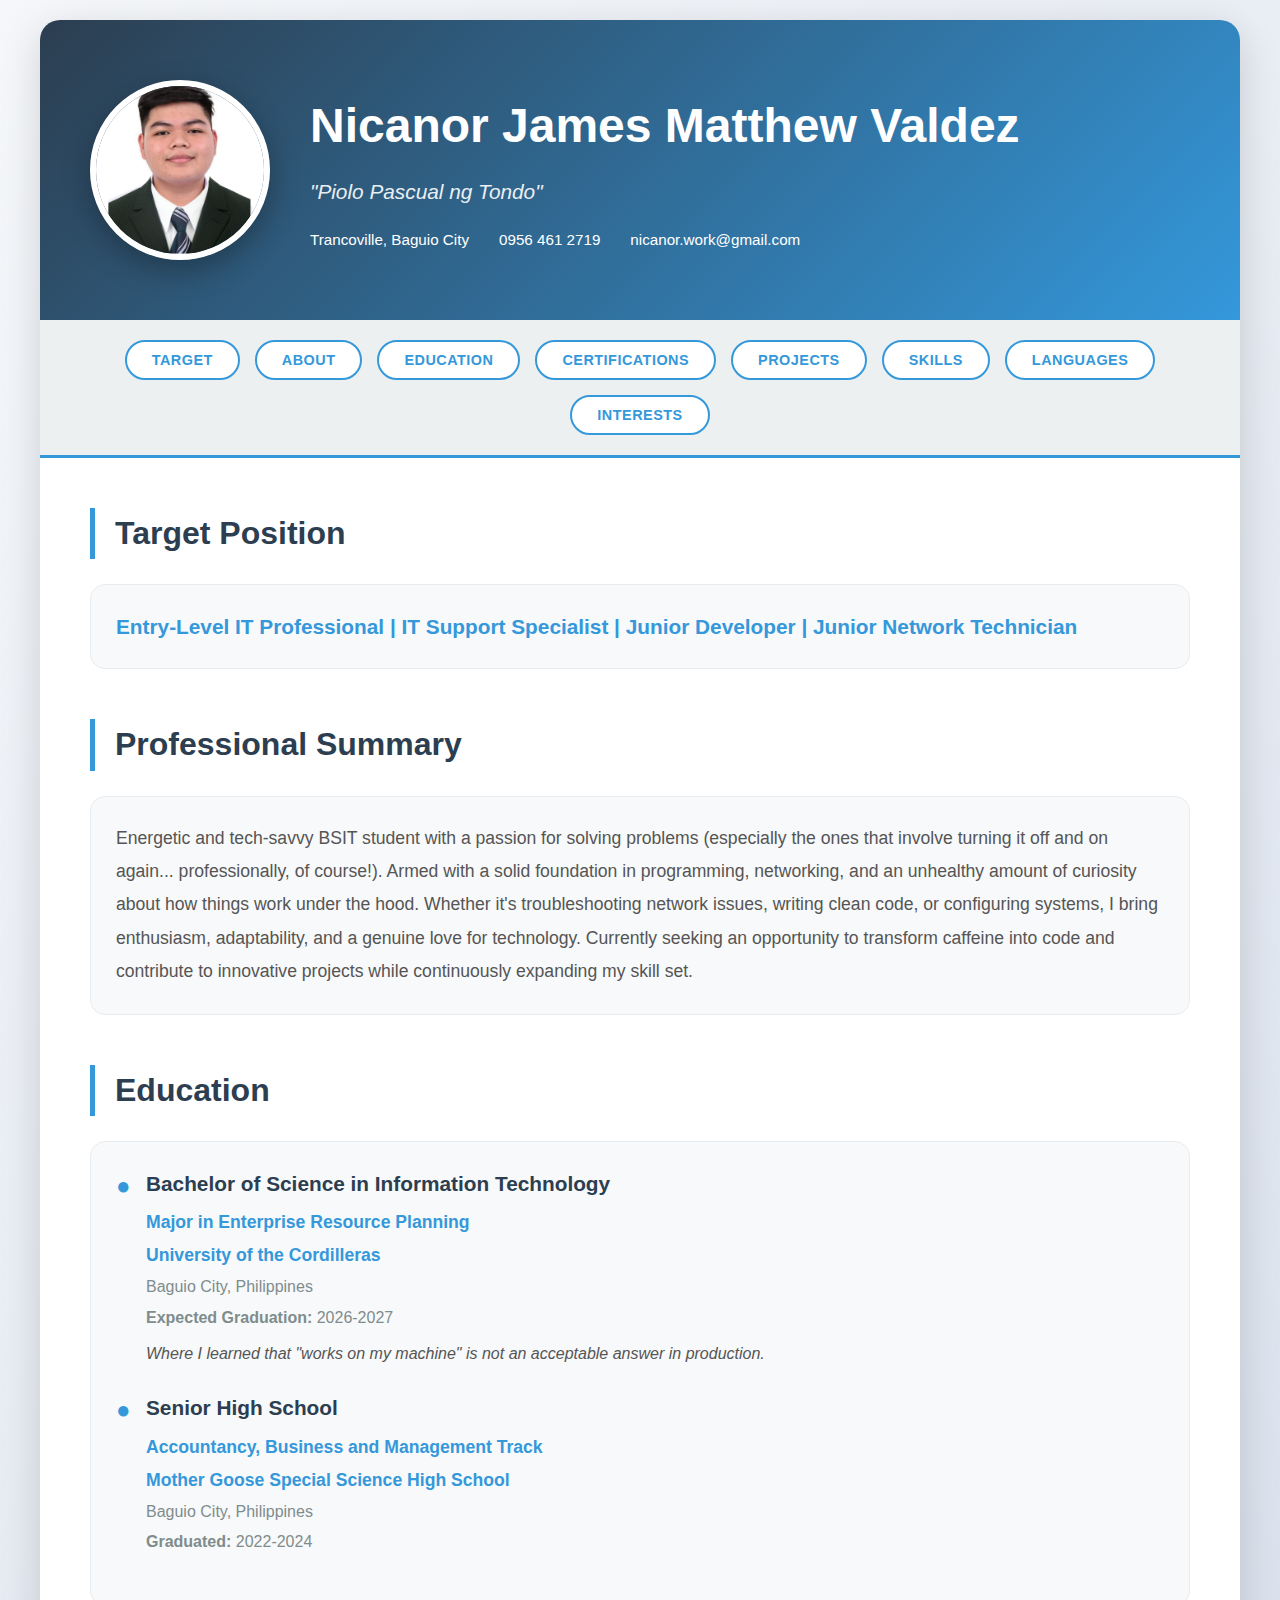
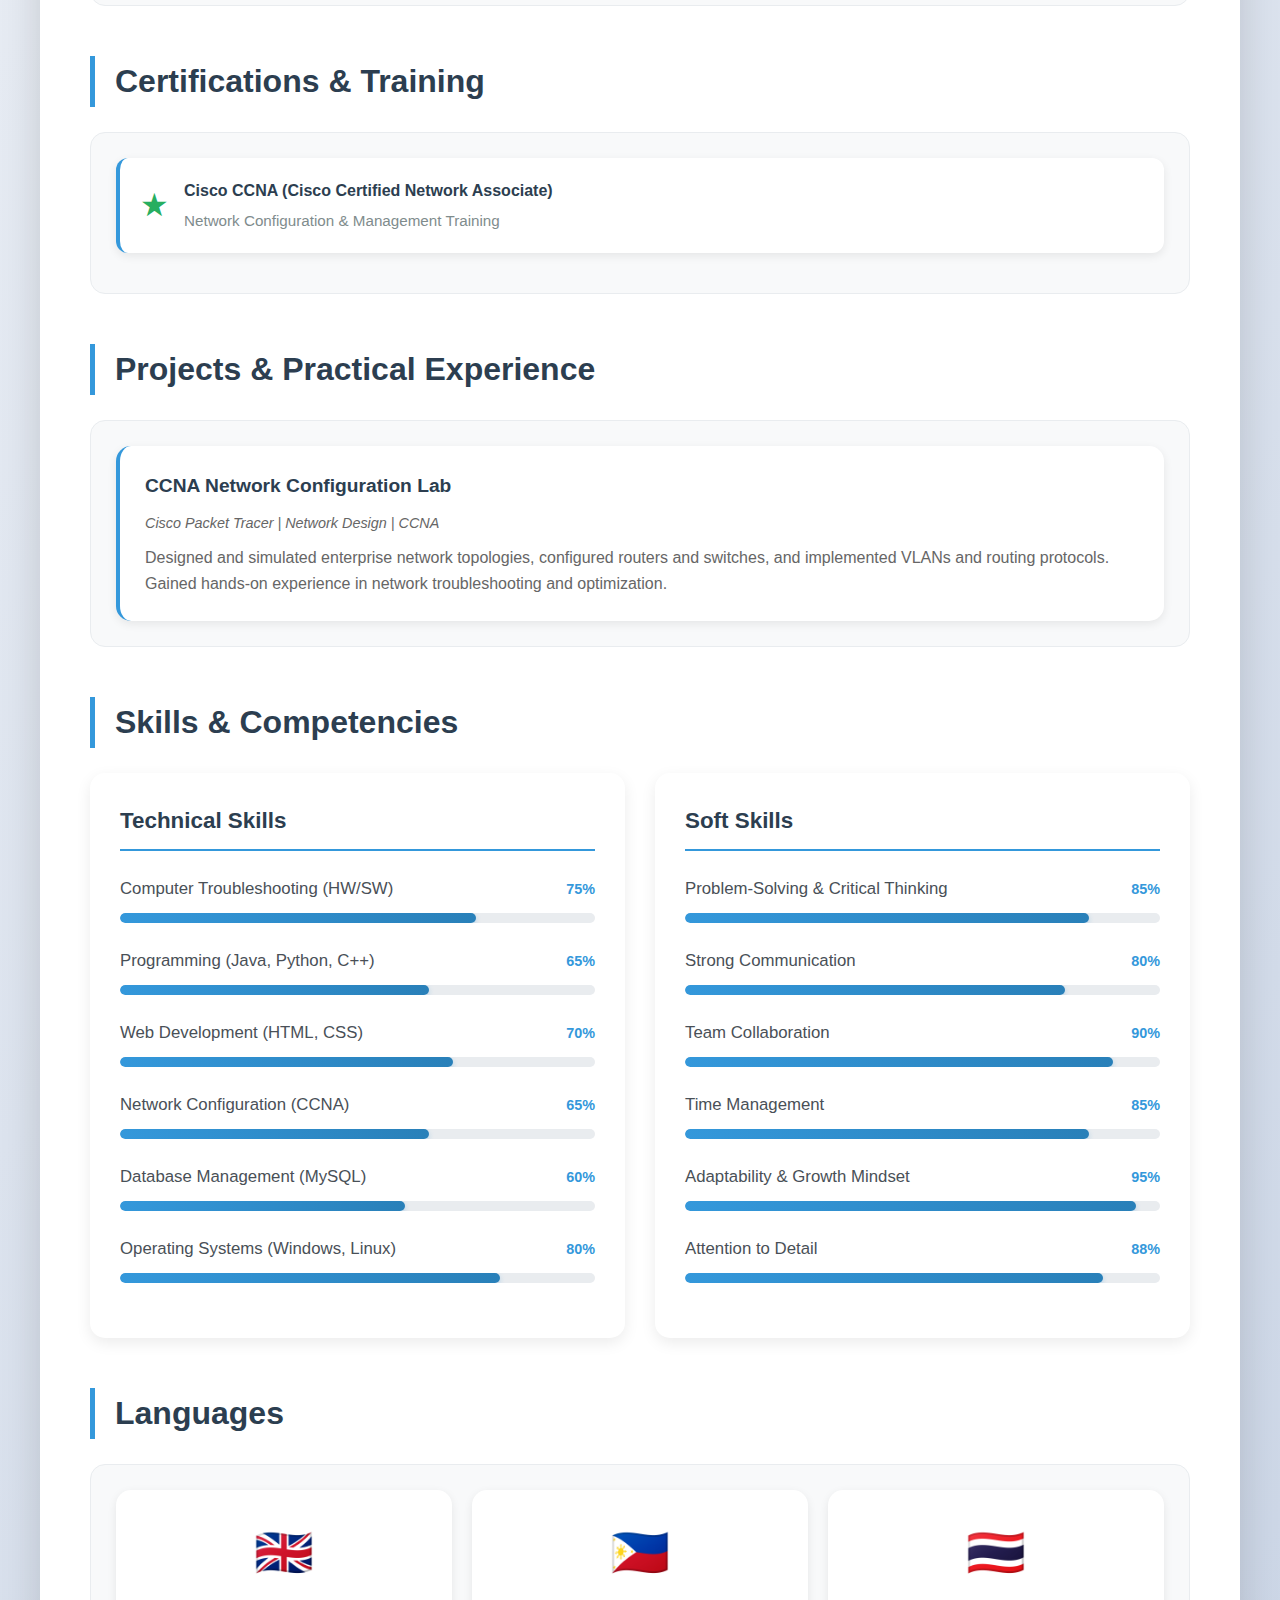
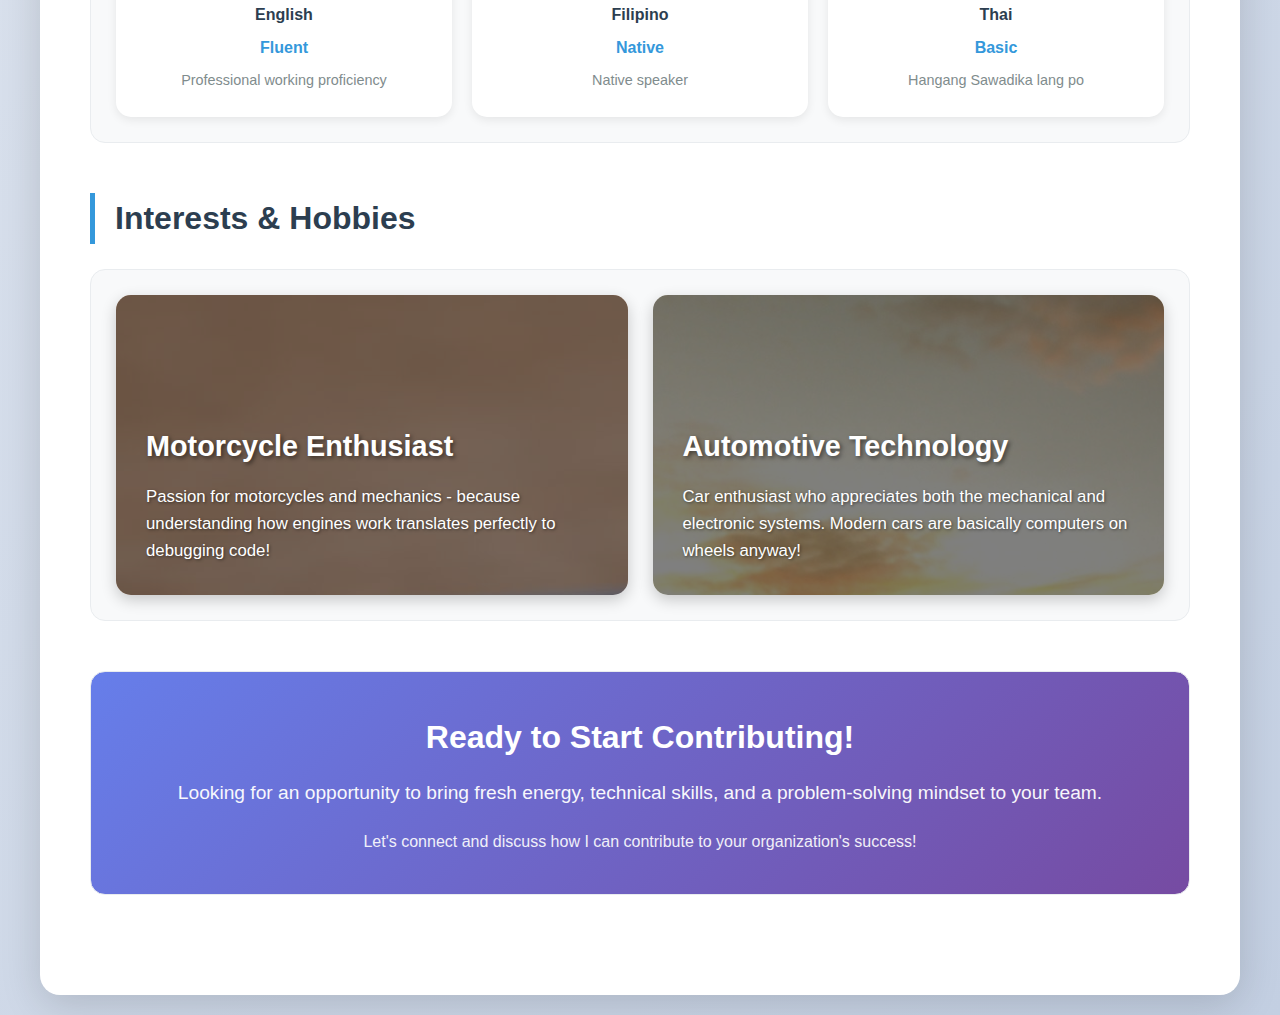
<file: Resume/Index.html>
<!DOCTYPE html>
<html lang="en">
<head>
    <meta charset="UTF-8">
    <meta name="viewport" content="width=device-width, initial-scale=1.0">
    <title>Nicanor James Matthew Valdez - Resume</title>
    <style>
        *{margin:0;padding:0;box-sizing:border-box}

body{
 font-family:'Helvetica Neue',Arial,sans-serif;
 background:linear-gradient(135deg,#f5f7fa,#c3cfe2);
 color:#2c3e50;line-height:1.6;padding:20px
}

.resume-container{
 max-width:1200px;margin:auto;background:#fff;
 border-radius:20px;overflow:hidden;
 box-shadow:0 10px 40px rgba(0,0,0,.15)
}

/* Header */
.header{
 background:linear-gradient(135deg,#2c3e50,#3498db);
 color:#fff;padding:60px 50px;
 display:flex;align-items:center;gap:40px
}

.profile-photo{
 width:180px;height:180px;border-radius:50%;
 border:6px solid #fff;object-fit:cover;
 box-shadow:0 10px 30px rgba(0,0,0,.3)
}

.header-content{flex:1}
.header-content h1{font-size:3em;margin-bottom:10px;font-weight:700}
.tagline{font-size:1.3em;opacity:.9;margin-bottom:20px;font-style:italic}

.contact-bar{
 display:flex;gap:30px;flex-wrap:wrap;margin-top:20px
}
.contact-item{
 display:flex;align-items:center;gap:8px;font-size:.95em
}

/* Navigation */
.nav-pills{
 background:#ecf0f1;padding:20px 50px;
 display:flex;gap:15px;justify-content:center;
 flex-wrap:wrap;border-bottom:3px solid #3498db
}

.pill{
 background:#fff;border:2px solid #3498db;color:#3498db;
 padding:10px 25px;border-radius:25px;
 cursor:pointer;font-weight:600;font-size:.9em;
 text-transform:uppercase;letter-spacing:.5px
}
.pill.active{background:#3498db;color:#fff}

/* Content */
.content{padding:50px}
.section{margin-bottom:50px}

.section-title{
 font-size:2em;margin-bottom:25px;
 padding-left:20px;border-left:5px solid #3498db;
 font-weight:700
}

.card{
 background:#f8f9fa;padding:25px;
 border-radius:15px;border:1px solid #e9ecef
}

.target-position h3{
 color:#3498db;font-size:1.3em;line-height:1.6
}
.summary-text{font-size:1.1em;color:#555;line-height:1.9}

/* Education */
.education-item{
 position:relative;padding-left:30px;margin-bottom:25px
}
.education-item::before{
 content:"●";position:absolute;left:0;
 font-size:1.5em;color:#3498db
}
.education-item h3{
 color:#2c3e50;font-size:1.3em;margin-bottom:8px
}
.education-item h4{
 color:#3498db;font-size:1.1em;margin-bottom:5px
}
.education-item p{color:#7f8c8d;margin:5px 0}

/* Projects */
.projects-grid{
 display:grid;
 grid-template-columns:repeat(auto-fit,minmax(300px,1fr));
 gap:20px
}

.project-card{
 background:#fff;padding:25px;border-radius:15px;
 border-left:4px solid #3498db;
 box-shadow:0 3px 10px rgba(0,0,0,.08)
}
.project-card h4{
 color:#2c3e50;font-size:1.2em;margin-bottom:10px
}
.tech-stack{
 color:#3498db;font-size:.9em;
 font-style:italic;margin-bottom:10px
}
.project-card p{color:#666;line-height:1.6}

.placeholder-notice{
 background:#fff3cd;border-left:4px solid #ffc107;
 padding:15px;margin-top:10px;border-radius:8px;
 font-style:italic;color:#856404
}


.cert-item{
 background:#fff;padding:20px;margin-bottom:15px;
 border-radius:12px;border-left:4px solid rgb(52, 152, 219);
 box-shadow:0 3px 10px rgba(0,0,0,.08);
 display:flex;align-items:center;gap:15px
}
.cert-icon{font-size:2em;color:#27ae60}
.cert-details h4{color:#2c3e50;margin-bottom:5px}
.cert-details p{color:#7f8c8d;font-size:.95em}

/* Languages */
.languages-grid{
 display:grid;
 grid-template-columns:repeat(auto-fit,minmax(200px,1fr));
 gap:20px
}
.language-card{
 background:#fff;padding:25px;border-radius:15px;
 text-align:center;
 box-shadow:0 3px 10px rgba(0,0,0,.08)
}
.flag{font-size:3em;margin-bottom:10px}
.language-card h4{color:#2c3e50;margin-bottom:8px}
.proficiency{color:rgb(52, 152, 219);font-weight:600}

/* Interests */
.interests-grid{
 display:grid;
 grid-template-columns:repeat(auto-fit,minmax(350px,1fr));
 gap:25px
}
.interest-card{
 height:300px;border-radius:15px;
 position:relative;overflow:hidden;
 box-shadow:0 5px 15px rgba(0,0,0,.2)
}
.interest-card::before{
 content:"";position:absolute;inset:0;
 background:rgba(0,0,0,.5);z-index:1
}
.interest-bg{
 position:absolute;inset:0;object-fit:cover
}
.interest-content{
 position:relative;z-index:2;color:#fff;
 padding:30px;height:100%;
 display:flex;flex-direction:column;
 justify-content:flex-end
}
.interest-content h4{
 font-size:1.8em;margin-bottom:15px;
 text-shadow:2px 2px 4px rgba(0,0,0,.5)
}
.interest-content p{
 font-size:1.05em;line-height:1.6;
 text-shadow:1px 1px 3px rgba(0,0,0,.5)
}
.tech-interest{
 background:linear-gradient(135deg,#667eea,#1469a1)
}

/* Skills */
.skills-grid{
 display:grid;
 grid-template-columns:repeat(auto-fit,minmax(450px,1fr));
 gap:30px
}
.skill-card{
 background:#fff;padding:30px;border-radius:15px;
 box-shadow:0 5px 15px rgba(0,0,0,.08)
}
.skill-card h3{
 color:#2c3e50;margin-bottom:25px;
 font-size:1.4em;font-weight:700;
 padding-bottom:10px;border-bottom:2px solid #3498db
}
.skill-item{margin-bottom:25px}
.skill-header{
 display:flex;justify-content:space-between;
 align-items:center;margin-bottom:10px
}
.skill-name{
 color:#495057;font-size:1.05em;font-weight:500
}
.skill-level{
 color:#3498db;font-size:.9em;font-weight:600
}
.skill-bar{
 height:10px;background:#e9ecef;
 border-radius:10px;overflow:hidden
}
.skill-fill{
 height:100%;border-radius:10px;
 background:linear-gradient(to right,#3498db,#2980b9);
 box-shadow:0 2px 5px rgba(52,152,219,.3)
}

/* Responsive */
@media(max-width:968px){
 .header{
  flex-direction:column;text-align:center;
  padding:40px 30px
 }
 .header-content h1{font-size:2em}
 .contact-bar{justify-content:center}
 .content{padding:30px 25px}
 .skills-grid,.projects-grid,
 .languages-grid,.interests-grid{
  grid-template-columns:1fr
 }
}

    </style>
</head>
<body>
    <div class="resume-container">
        <div class="header">
            <img src="james.png.png" alt="Profile Photo" class="profile-photo">
            <div class="header-content">
                <h1>Nicanor James Matthew Valdez</h1>
                <div class="tagline">"Piolo Pascual ng Tondo"</div>
                <div class="contact-bar">
                    <div class="contact-item">Trancoville, Baguio City</div>
                    <div class="contact-item">0956 461 2719</div>
                    <div class="contact-item">nicanor.work@gmail.com</div>
                </div>
            </div>
        </div>
        

        <div class="nav-pills">
            <button class="pill" onclick="scrollToSection('target-position')">Target</button>
            <button class="pill" onclick="scrollToSection('summary')">About</button>
            <button class="pill" onclick="scrollToSection('education')">Education</button>
            <button class="pill" onclick="scrollToSection('certifications')">Certifications</button>
            <button class="pill" onclick="scrollToSection('projects')">Projects</button>
            <button class="pill" onclick="scrollToSection('skills')">Skills</button>
            <button class="pill" onclick="scrollToSection('languages')">Languages</button>
            <button class="pill" onclick="scrollToSection('interests')">Interests</button>
        </div>
        

        <div class="content">

            <div class="section" id="target-position">
                <h2 class="section-title">Target Position</h2>
                <div class="card target-position">
                    <h3>Entry-Level IT Professional | IT Support Specialist | Junior Developer | Junior Network Technician</h3>
                </div>
            </div>
            

            <div class="section" id="summary">
                <h2 class="section-title">Professional Summary</h2>
                <div class="card">
                    <p class="summary-text">
                        Energetic and tech-savvy BSIT student with a passion for solving problems (especially the ones that involve turning it off and on again... professionally, of course!). 
                        Armed with a solid foundation in programming, networking, and an unhealthy amount of curiosity about how things work under the hood. 
                        Whether it's troubleshooting network issues, writing clean code, or configuring systems, I bring enthusiasm, adaptability, and a genuine love for technology. 
                        Currently seeking an opportunity to transform caffeine into code and contribute to innovative projects while continuously expanding my skill set.
                    </p>
                </div>
            </div>
            
 
            <div class="section" id="education">
                <h2 class="section-title">Education</h2>
                <div class="card">
                    <div class="education-item">
                        <h3>Bachelor of Science in Information Technology</h3>
                        <h4>Major in Enterprise Resource Planning</h4>
                        <h4>University of the Cordilleras</h4>
                        <p>Baguio City, Philippines</p>
                        <p><strong>Expected Graduation:</strong> 2026-2027</p>
                        <p style="margin-top: 10px; color: #555;"><em>Where I learned that "works on my machine" is not an acceptable answer in production.</em></p>
                    </div>
                    
                    <div class="education-item">
                        <h3>Senior High School</h3>
                        <h4>Accountancy, Business and Management Track</h4>
                        <h4>Mother Goose Special Science High School</h4>
                        <p>Baguio City, Philippines</p>
                        <p><strong>Graduated:</strong> 2022-2024</p>
                    </div>
                </div>
            </div>
            
            <div class="section" id="certifications">
                <h2 class="section-title">Certifications & Training</h2>
                <div class="card">
                    <div class="cert-item">
                        <div class="cert-icon">&#9733;</div>
                        <div class="cert-details">
                            <h4>Cisco CCNA (Cisco Certified Network Associate)</h4>
                            <p>Network Configuration & Management Training</p>
                        </div>
                    </div>
                </div>
            </div>
            
            <div class="section" id="projects">
                <h2 class="section-title">Projects & Practical Experience</h2>
                <div class="card">
                    <div class="projects-grid">
                        <div class="project-card">
                            <h4>CCNA Network Configuration Lab</h4>
                            <p class="tech-stack">Cisco Packet Tracer | Network Design | CCNA</p>
                            <p>Designed and simulated enterprise network topologies, configured routers and switches, and implemented VLANs and routing protocols. Gained hands-on experience in network troubleshooting and optimization.</p>
                        </div>
                    </div>
                </div>
            </div>
            
            <div class="section" id="skills">
                <h2 class="section-title">Skills & Competencies</h2>
                <div class="skills-grid">
                    <div class="skill-card">
                        <h3>Technical Skills</h3>
                        
                        <div class="skill-item">
                            <div class="skill-header">
                                <span class="skill-name">Computer Troubleshooting (HW/SW)</span>
                                <span class="skill-level">75%</span>
                            </div>
                            <div class="skill-bar">
                                <div class="skill-fill" style="width: 75%"></div>
                            </div>
                        </div>
                        
                        <div class="skill-item">
                            <div class="skill-header">
                                <span class="skill-name">Programming (Java, Python, C++)</span>
                                <span class="skill-level">65%</span>
                            </div>
                            <div class="skill-bar">
                                <div class="skill-fill" style="width: 65%"></div>
                            </div>
                        </div>
                        
                        <div class="skill-item">
                            <div class="skill-header">
                                <span class="skill-name">Web Development (HTML, CSS)</span>
                                <span class="skill-level">70%</span>
                            </div>
                            <div class="skill-bar">
                                <div class="skill-fill" style="width: 70%"></div>
                            </div>
                        </div>
                        
                        <div class="skill-item">
                            <div class="skill-header">
                                <span class="skill-name">Network Configuration (CCNA)</span>
                                <span class="skill-level">65%</span>
                            </div>
                            <div class="skill-bar">
                                <div class="skill-fill" style="width: 65%"></div>
                            </div>
                        </div>
                        
                        <div class="skill-item">
                            <div class="skill-header">
                                <span class="skill-name">Database Management (MySQL)</span>
                                <span class="skill-level">60%</span>
                            </div>
                            <div class="skill-bar">
                                <div class="skill-fill" style="width: 60%"></div>
                            </div>
                        </div>
                        
                        <div class="skill-item">
                            <div class="skill-header">
                                <span class="skill-name">Operating Systems (Windows, Linux)</span>
                                <span class="skill-level">80%</span>
                            </div>
                            <div class="skill-bar">
                                <div class="skill-fill" style="width: 80%"></div>
                            </div>
                        </div>
                    </div>
                    
                    <div class="skill-card">
                        <h3>Soft Skills</h3>
                        
                        <div class="skill-item">
                            <div class="skill-header">
                                <span class="skill-name">Problem-Solving & Critical Thinking</span>
                                <span class="skill-level">85%</span>
                            </div>
                            <div class="skill-bar">
                                <div class="skill-fill" style="width: 85%"></div>
                            </div>
                        </div>
                        
                        <div class="skill-item">
                            <div class="skill-header">
                                <span class="skill-name">Strong Communication</span>
                                <span class="skill-level">80%</span>
                            </div>
                            <div class="skill-bar">
                                <div class="skill-fill" style="width: 80%"></div>
                            </div>
                        </div>
                        
                        <div class="skill-item">
                            <div class="skill-header">
                                <span class="skill-name">Team Collaboration</span>
                                <span class="skill-level">90%</span>
                            </div>
                            <div class="skill-bar">
                                <div class="skill-fill" style="width: 90%"></div>
                            </div>
                        </div>
                        
                        <div class="skill-item">
                            <div class="skill-header">
                                <span class="skill-name">Time Management</span>
                                <span class="skill-level">85%</span>
                            </div>
                            <div class="skill-bar">
                                <div class="skill-fill" style="width: 85%"></div>
                            </div>
                        </div>
                        
                        <div class="skill-item">
                            <div class="skill-header">
                                <span class="skill-name">Adaptability & Growth Mindset</span>
                                <span class="skill-level">95%</span>
                            </div>
                            <div class="skill-bar">
                                <div class="skill-fill" style="width: 95%"></div>
                            </div>
                        </div>
                        
                        <div class="skill-item">
                            <div class="skill-header">
                                <span class="skill-name">Attention to Detail</span>
                                <span class="skill-level">88%</span>
                            </div>
                            <div class="skill-bar">
                                <div class="skill-fill" style="width: 88%"></div>
                            </div>
                        </div>
                    </div>
                </div>
            </div>
        
            <div class="section" id="languages">
                <h2 class="section-title">Languages</h2>
                <div class="card">
                    <div class="languages-grid">
                        <div class="language-card">
                            <div class="flag">&#127468;&#127463;</div>
                            <h4>English</h4>
                            <p class="proficiency">Fluent</p>
                            <p style="color: #7f8c8d; font-size: 0.9em; margin-top: 8px;">Professional working proficiency</p>
                        </div>
                        
                        <div class="language-card">
                            <div class="flag">&#127477;&#127469;</div>
                            <h4>Filipino</h4>
                            <p class="proficiency">Native</p>
                            <p style="color: #7f8c8d; font-size: 0.9em; margin-top: 8px;">Native speaker</p>
                        </div>
                        
                        <div class="language-card">
                            <div class="flag">&#127481;&#127469;</div>
                            <h4>Thai</h4>
                            <p class="proficiency">Basic</p>
                            <p style="color: #7f8c8d; font-size: 0.9em; margin-top: 8px;">Hangang Sawadika lang po</p>
                        </div>
                    </div>
                </div>
            </div>
            
            <div class="section" id="interests">
                <h2 class="section-title">Interests & Hobbies</h2>
                <div class="card">
                    <div class="interests-grid">
                        <div class="interest-card">
                            <img src="motogp.jfif" alt="Motorcycle" class="interest-bg">
                            <div class="interest-content">
                                <h4>Motorcycle Enthusiast</h4>
                                <p>Passion for motorcycles and mechanics - because understanding how engines work translates perfectly to debugging code!</p>
                            </div>
                        </div>
                        
                        <div class="interest-card">
                            <img src="porsche.jpg" alt="Automotive" class="interest-bg">
                            <div class="interest-content">
                                <h4>Automotive Technology</h4>
                                <p>Car enthusiast who appreciates both the mechanical and electronic systems. Modern cars are basically computers on wheels anyway!</p>
                            </div>
                        </div>
                    </div>
                </div>
            </div>
            
            <div class="section">
                <div class="card" style="background: linear-gradient(135deg, #667eea 0%, #764ba2 100%); color: white; text-align: center; padding: 40px;">
                    <h2 style="font-size: 2em; margin-bottom: 15px;">Ready to Start Contributing!</h2>
                    <p style="font-size: 1.2em; margin-bottom: 20px; opacity: 0.95;">
                        Looking for an opportunity to bring fresh energy, technical skills, and a problem-solving mindset to your team.
                    </p>
                    <p style="font-size: 1em; opacity: 0.9;">
                        Let's connect and discuss how I can contribute to your organization's success!
                    </p>
                </div>
            </div>
        </div>
    </div>
    
    <script>
        function scrollToSection(sectionId) {
            const section = document.getElementById(sectionId);
            document.querySelectorAll('.pill').forEach(btn => btn.classList.remove('active'));
            event.target.classList.add('active');
            section.scrollIntoView({ behavior: 'smooth', block: 'start' });
        }
    </script>
</body>
</html>
</file>
